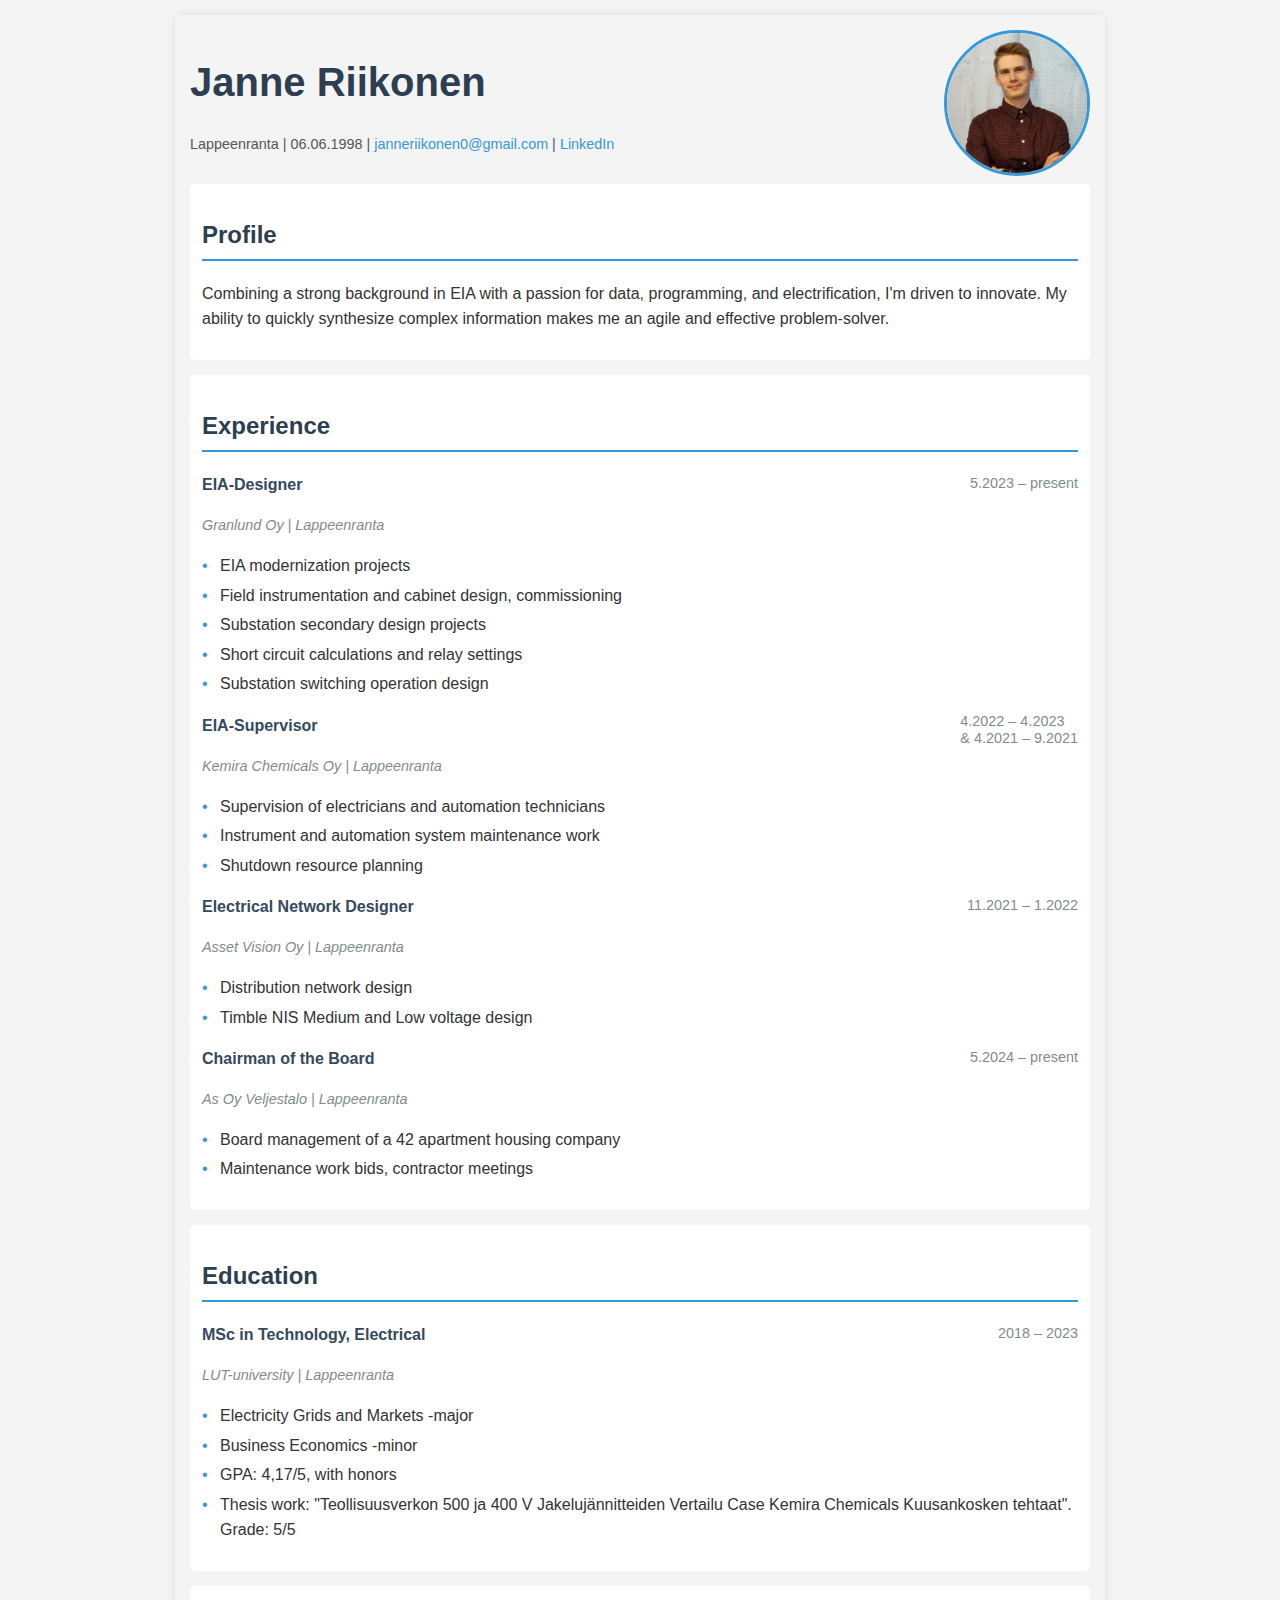
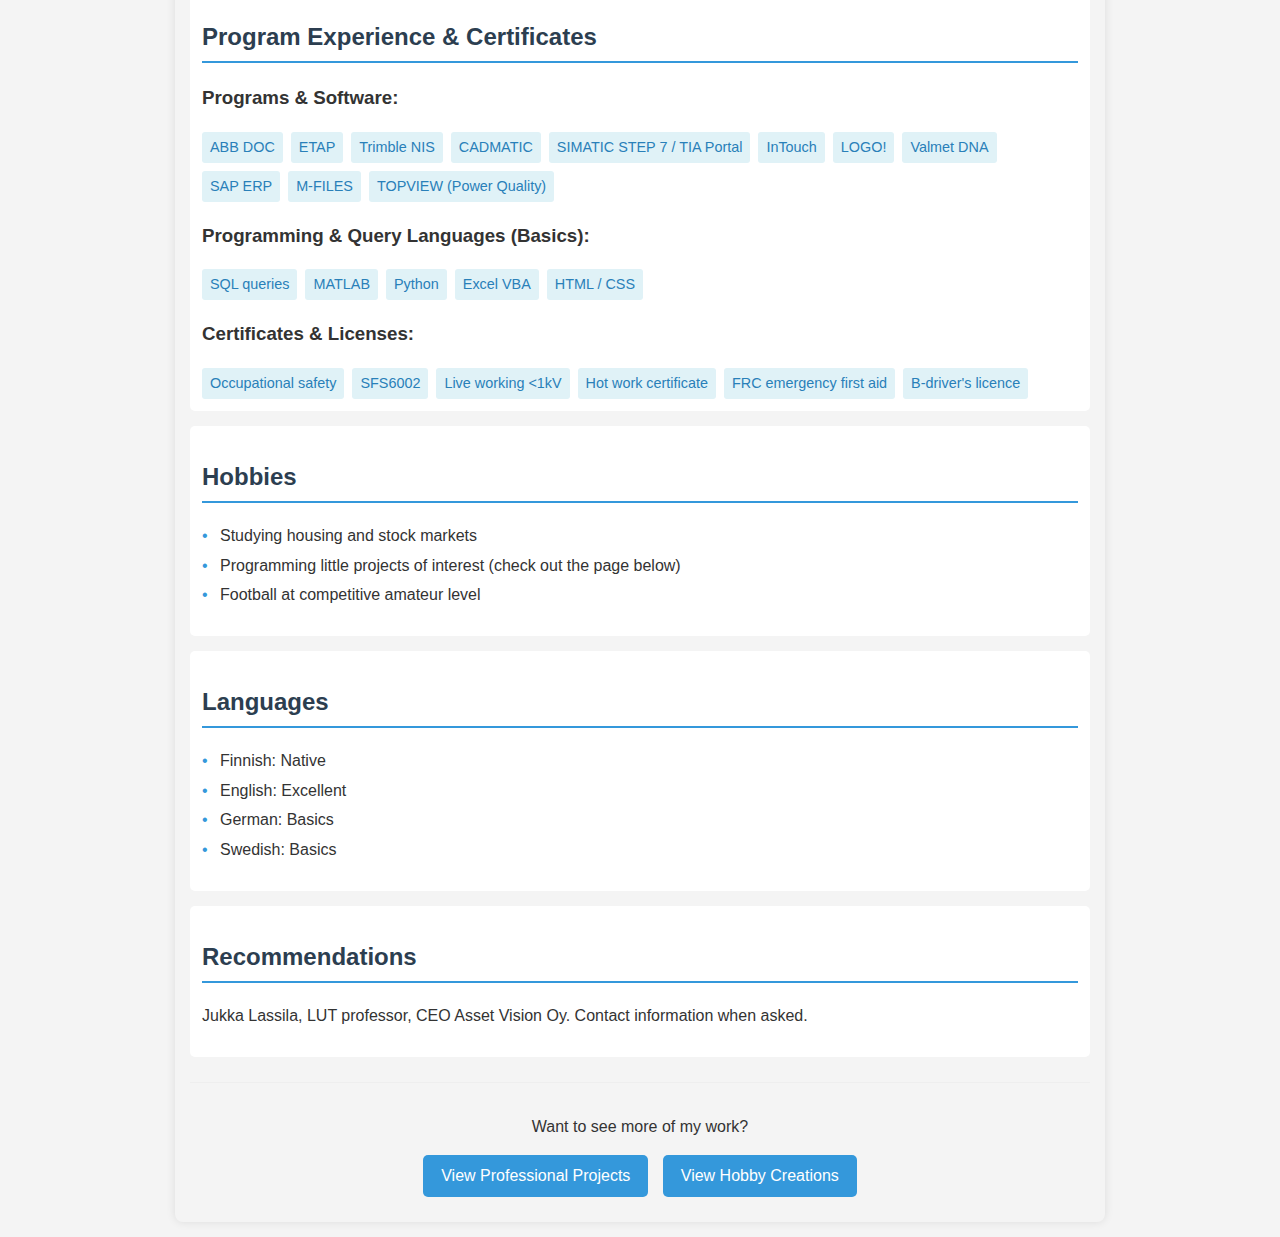
<file: index.html>
<!DOCTYPE html>
<html lang="en">
<head>
    <meta charset="UTF-8">
    <meta name="viewport" content="width=device-width, initial-scale=1.0">
    <title>Janne Riikonen - Online Resume</title>
    <style>
        /* Basic CSS for a clean, professional look */
        body {
            font-family: 'Arial', sans-serif;
            line-height: 1.6;
            color: #333;
            max-width: 900px;
            margin: 15px auto; /* Reduced top/bottom margin */
            padding: 15px; /* Reduced padding */
            background-color: #f4f4f4;
            border-radius: 8px;
            box-shadow: 0 0 10px rgba(0,0,0,0.1);
        }
        header { /* Added for flex layout */
            display: flex;
            justify-content: space-between;
            align-items: flex-start;
        }
        .header-text-content { /* Wrapper for text in header */
            flex-grow: 1; /* Allows text content to take up available space */
        }
        h1, h2 {
            color: #2c3e50;
            border-bottom: 2px solid #3498db;
            padding-bottom: 5px;
            margin-top: 20px; /* Reduced margin */
        }
        h1 {
            text-align: left; /* Changed for header layout */
            font-size: 2.5em;
            margin-bottom: 8px; /* Reduced margin */
            border-bottom: none;
        }
        .contact-info {
            text-align: left; /* Changed for header layout */
            margin-bottom: 15px; /* Reduced margin */
            font-size: 0.9em;
            color: #555;
        }
        .contact-info a {
            color: #3498db;
            text-decoration: none;
        }
        .contact-info a:hover {
            text-decoration: underline;
        }
        section {
            margin-bottom: 15px; /* Reduced margin */
            background-color: #fff;
            padding: 12px; /* Reduced padding */
            border-radius: 5px;
        }
        ul {
            list-style: none;
            padding: 0;
        }
        ul li {
            margin-bottom: 4px; /* Reduced margin */
            position: relative;
            padding-left: 18px; /* Slightly adjusted for visual balance with smaller margins */
        }
        ul li::before {
            content: '•';
            color: #3498db;
            position: absolute;
            left: 0;
        }
        .experience-item, .education-item {
            margin-bottom: 12px; /* Reduced margin */
        }
        .job-title, .degree {
            font-weight: bold;
            color: #34495e;
        }
        .company-location, .university-location {
            font-style: italic;
            color: #7f8c8d;
            font-size: 0.9em;
        }
        .dates {
            float: right;
            font-size: 0.9em;
            color: #7f8c8d;
        }
        /* NEW CSS ADDED HERE to reduce space between date lines */
        .dates p {
            margin: 0; /* Remove default top and bottom margin of paragraphs */
            line-height: 1.2; /* Adjust line height for closer spacing */
        }
        /* END NEW CSS */
        .skills-list {
            display: flex;
            flex-wrap: wrap;
            gap: 8px; /* Reduced gap */
        }
        .skill-item {
            background-color: #e0f2f7;
            padding: 4px 8px; /* Reduced padding */
            border-radius: 3px;
            font-size: 0.9em;
            color: #2980b9;
        }
        .projects-link {
            text-align: center;
            margin-top: 25px; /* Reduced margin */
            padding-top: 15px; /* Reduced padding */
            border-top: 1px solid #eee;
        }
        .projects-link a {
            display: inline-block;
            background-color: #3498db; /* Blue button */
            color: white;
            padding: 8px 18px; /* Reduced padding */
            text-decoration: none;
            border-radius: 5px;
            transition: background-color 0.3s ease;
            margin-right: 10px; /* Add some space to the right of each button */
            margin-bottom: 10px; /* Add space below if they wrap */
        }
        .projects-link a:last-child {
            margin-right: 0; /* No margin for the last button in the row */
        }
        .projects-link a:hover {
            background-color: #3498db;
        }
        /* Style for the profile image if you choose to include it */
        .profile-pic-container {
            text-align: center;
            margin-bottom: 0; /* Adjusted for header placement */
            margin-left: 15px; /* Kept the reduced space from previous adjustment */
            flex-shrink: 0; /* Prevent image container from shrinking */
        }
        .profile-pic {
            width: 140px; /* Adjusted size for header */
            height: 140px;
            border-radius: 50%; /* Makes it circular */
            object-fit: cover; /* Ensures the image covers the area, might crop */
            object-position: 50% 15%; /* Adjusts image position; 50% horizontal (center), 55% vertical (slightly down) */
            border: 3px solid #3498db;
        }
    </style>
</head>
<body>

    <header>
        <div class="header-text-content">
            <h1>Janne Riikonen</h1>
            <div class="contact-info">
                <p>Lappeenranta | 06.06.1998 | <a href="mailto:janneriikonen0@gmail.com">janneriikonen0@gmail.com</a> | <a href="https://www.linkedin.com/in/janne-riikonen-748122180/" target="_blank">LinkedIn</a></p>
            </div>
        </div>
        <div class="profile-pic-container">
            <img src="image.JPG" alt="Janne Riikonen" class="profile-pic">
        </div>
    </header>

    <section>
        <h2>Profile</h2>
        <p>Combining a strong background in EIA with a passion for data, programming, and electrification, I'm driven to innovate. My ability to quickly synthesize complex information makes me an agile and effective problem-solver.</p>
    </section>

    <section>
        <h2>Experience</h2>

        <div class="experience-item">
            <div class="dates">5.2023 – present</div>
            <p class="job-title">EIA-Designer</p>
            <p class="company-location">Granlund Oy | Lappeenranta</p>
            <ul>
                <li>EIA modernization projects </li>
                <li>Field instrumentation and cabinet design, commissioning </li>
                <li>Substation secondary design projects </li>
                <li>Short circuit calculations and relay settings </li>
                <li>Substation switching operation design </li>
            </ul>
        </div>

        <div class="experience-item">
            <div class="dates">
                <p>4.2022 – 4.2023</p>
                <p>& 4.2021 – 9.2021</p>
            </div>
            <p class="job-title">EIA-Supervisor</p>
            <p class="company-location">Kemira Chemicals Oy | Lappeenranta</p>
            <ul>
                <li>Supervision of electricians and automation technicians </li>
                <li>Instrument and automation system maintenance work </li>
                <li>Shutdown resource planning </li>
            </ul>
        </div>

        <div class="experience-item">
            <div class="dates">11.2021 – 1.2022</div>
            <p class="job-title">Electrical Network Designer</p>
            <p class="company-location">Asset Vision Oy | Lappeenranta</p>
            <ul>
                <li>Distribution network design </li>
                <li>Timble NIS Medium and Low voltage design </li>
            </ul>
        </div>

        <div class="experience-item">
            <div class="dates">5.2024 – present</div>
            <p class="job-title">Chairman of the Board</p>
            <p class="company-location">As Oy Veljestalo | Lappeenranta</p>
            <ul>
                <li>Board management of a 42 apartment housing company </li>
                <li>Maintenance work bids, contractor meetings </li>
            </ul>
        </div>
        
    </section>

    <section>
        <h2>Education</h2>
        <div class="education-item">
            <div class="dates">2018 – 2023</div>
            <p class="degree">MSc in Technology, Electrical</p>
            <p class="university-location">LUT-university | Lappeenranta</p>
            <ul>
                <li>Electricity Grids and Markets -major </li>
                <li>Business Economics -minor </li>
                <li>GPA: 4,17/5, with honors </li>
                <li>Thesis work: "Teollisuusverkon 500 ja 400 V Jakelujännitteiden Vertailu Case Kemira Chemicals Kuusankosken tehtaat". Grade: 5/5 </li>
            </ul>
        </div>
    </section>

    <section>
        <h2>Program Experience & Certificates</h2>
        <h3>Programs & Software:</h3>
        <div class="skills-list">
            <span class="skill-item">ABB DOC </span>
            <span class="skill-item">ETAP </span>
            <span class="skill-item">Trimble NIS </span>
            <span class="skill-item">CADMATIC </span>
            <span class="skill-item">SIMATIC STEP 7 / TIA Portal </span>
            <span class="skill-item">InTouch </span>
            <span class="skill-item">LOGO! </span>
            <span class="skill-item">Valmet DNA </span>
            <span class="skill-item">SAP ERP </span>
            <span class="skill-item">M-FILES </span>
            <span class="skill-item">TOPVIEW (Power Quality) </span>
        </div>
        <h3>Programming & Query Languages (Basics):</h3>
        <div class="skills-list">
            <span class="skill-item">SQL queries </span>
            <span class="skill-item">MATLAB </span>
            <span class="skill-item">Python </span>
            <span class="skill-item">Excel VBA </span>
            <span class="skill-item">HTML / CSS </span>
        </div>
        <h3>Certificates & Licenses:</h3>
        <div class="skills-list">
            <span class="skill-item">Occupational safety </span>
            <span class="skill-item">SFS6002 </span>
            <span class="skill-item">Live working <1kV </span>
            <span class="skill-item">Hot work certificate </span>
            <span class="skill-item">FRC emergency first aid </span>
            <span class="skill-item">B-driver's licence </span>
        </div>
    </section>

    <section>
        <h2>Hobbies</h2>
        <ul>
            <li>Studying housing and stock markets </li>
            <li>Programming little projects of interest (check out the page below) </li>
            <li>Football at competitive amateur level </li>
        </ul>
    </section>

    <section>
        <h2>Languages</h2>
        <ul>
            <li>Finnish: Native </li>
            <li>English: Excellent </li>
            <li>German: Basics </li>
            <li>Swedish: Basics </li>
        </ul>
    </section>

    <section>
        <h2>Recommendations</h2>
        <p>Jukka Lassila, LUT professor, CEO Asset Vision Oy. Contact information when asked. </p>
    </section>

    <div class="projects-link">
        <p>Want to see more of my work?</p>
        <a href="projects.html">View Professional Projects</a>
        <a href="hobbies.html">View Hobby Creations</a> <!-- New Button Added Here -->
    </div>

</body>
</html>
</file>
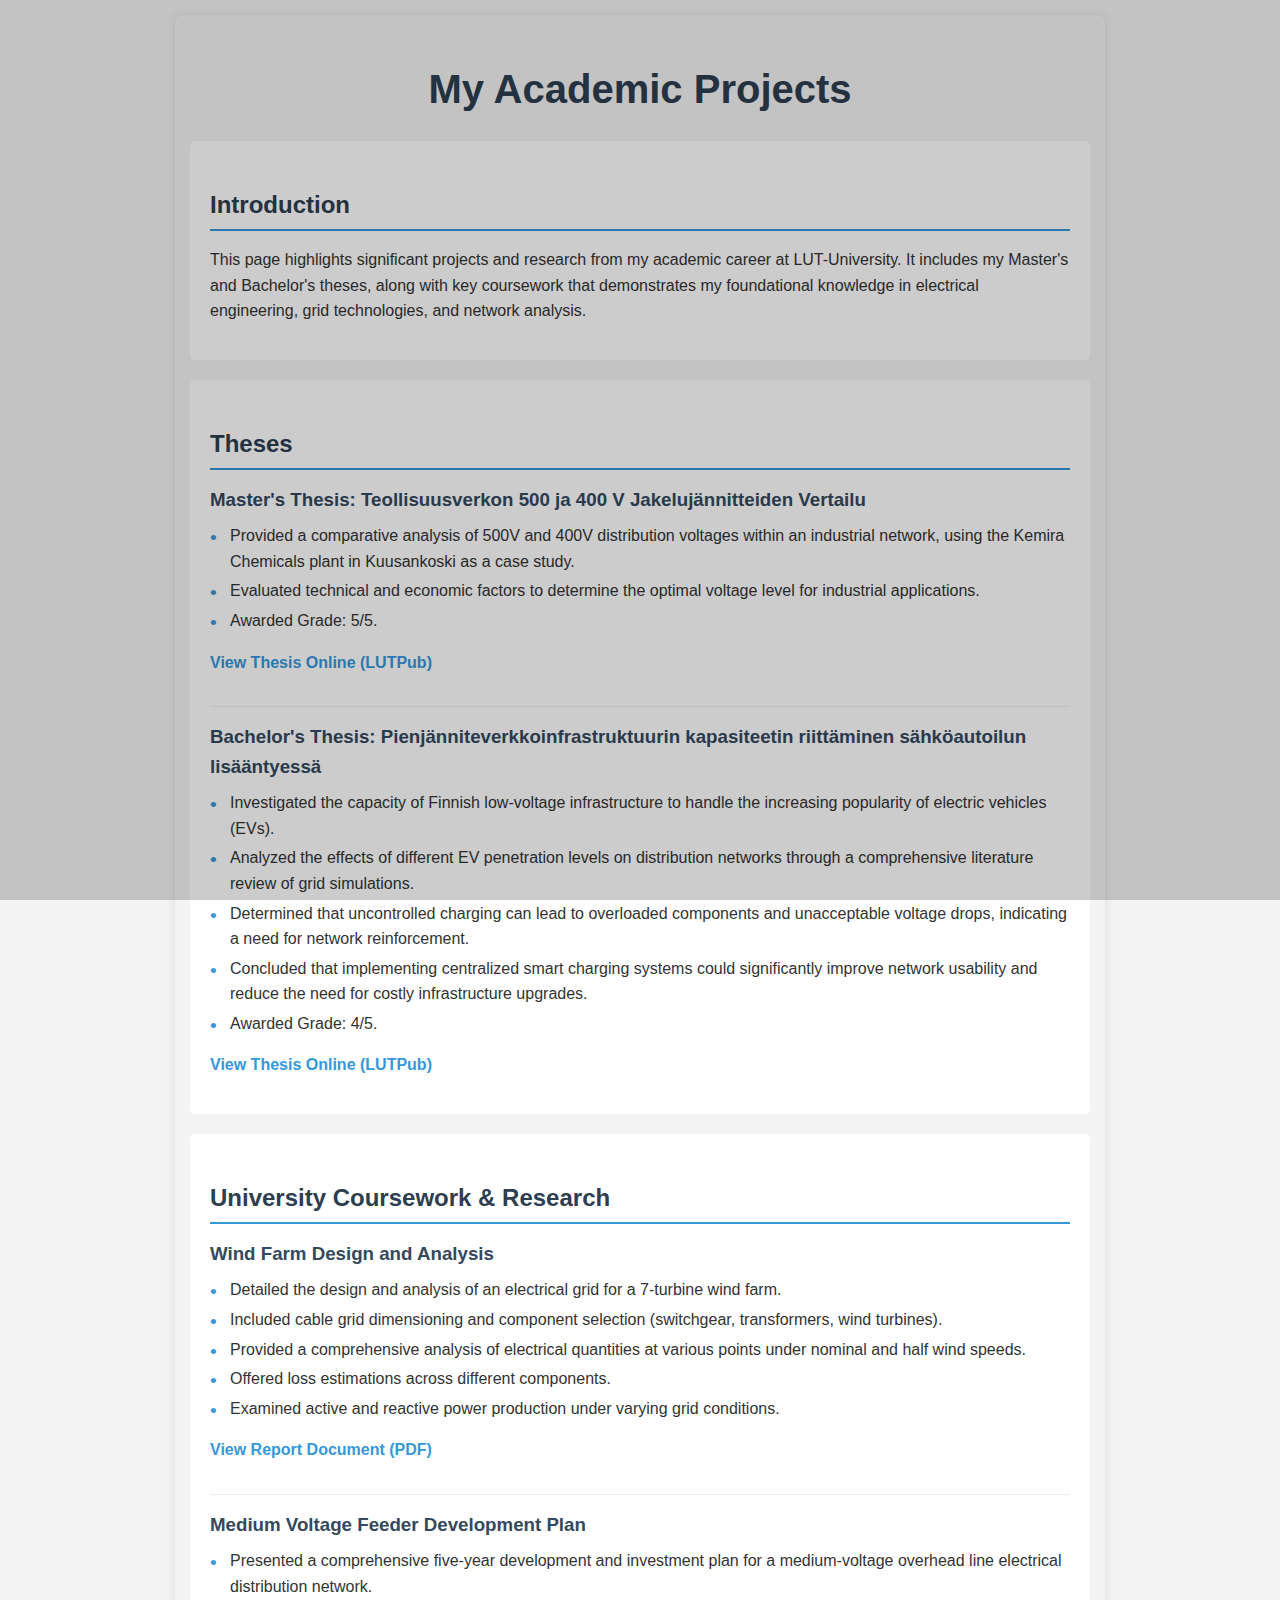
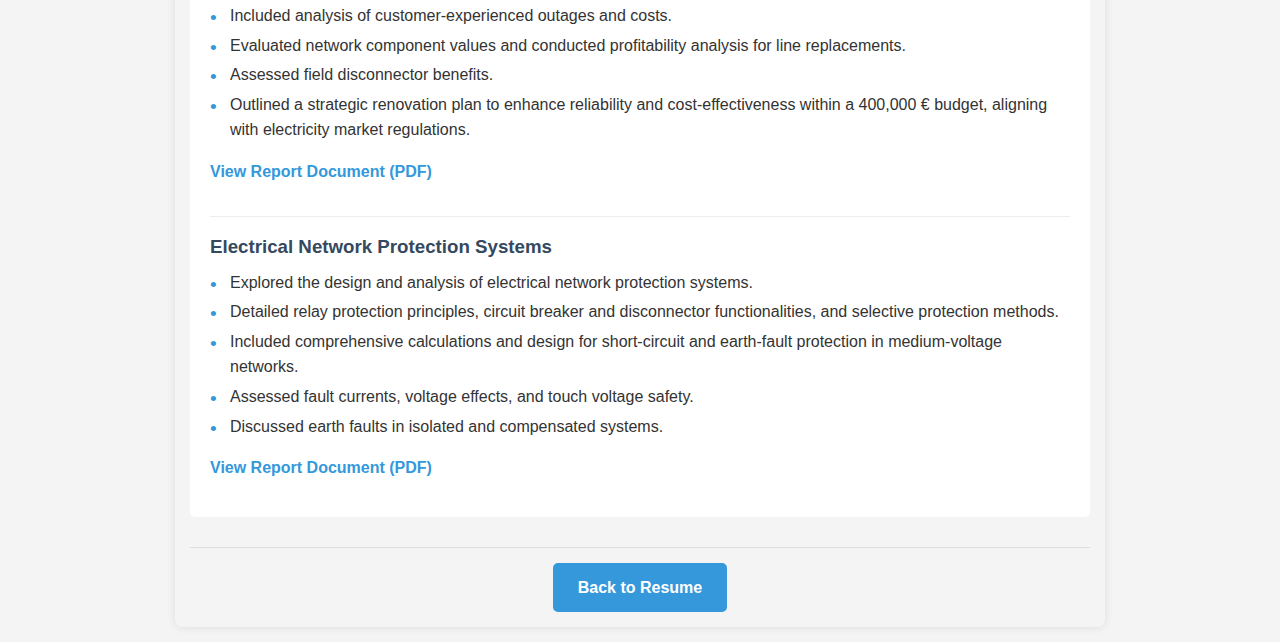
<file: academic_projects.html>
<!DOCTYPE html>
<html lang="en">
<head>
    <meta charset="UTF-8">
    <!-- Google Tag Manager -->
    <script async src="https://www.googletagmanager.com/gtag/js?id=G-937K718VK1"></script>
    <script>
      window.dataLayer = window.dataLayer || [];
      function gtag(){dataLayer.push(arguments);}
      gtag('js', new Date());
      gtag('config', 'G-937K718VK1');
    </script>
    <link rel="stylesheet" id="silktide-consent-manager-css" href="silktide-consent-manager.css">
    <script src="silktide-consent-manager.js"></script>
    <script>
silktideCookieBannerManager.updateCookieBannerConfig({
  background: {
    showBackground: true
  },
  cookieIcon: {
    position: "bottomLeft"
  },
  cookieTypes: [
    {
      id: "necessary",
      name: "Necessary",
      description: "<p>These cookies are necessary for the website to function properly and cannot be switched off. They help with things like logging in and setting your privacy preferences.</p>",
      required: true,
      onAccept: function() {
        console.log('Add logic for the required Necessary here');
      }
    },
    {
      id: "analytics",
      name: "Analytical",
      description: "<p>These cookies help us improve the site by tracking which pages are most popular and how visitors move around the site.</p>",
      defaultValue: true,
      onAccept: function() {
        gtag('consent', 'update', {
          analytics_storage: 'granted',
        });
        dataLayer.push({
          'event': 'consent_accepted_analytics',
        });
      },
      onReject: function() {
        gtag('consent', 'update', {
          analytics_storage: 'denied',
        });
      }
    },
    {
      id: "advertising",
      name: "Advertising",
      description: "<p>These cookies provide extra features and personalization to improve your experience. They may be set by us or by partners whose services we use.</p>",
      onAccept: function() {
        gtag('consent', 'update', {
          ad_storage: 'granted',
          ad_user_data: 'granted',
          ad_personalization: 'granted',
        });
        dataLayer.push({
          'event': 'consent_accepted_advertising',
        });
      },
      onReject: function() {
        gtag('consent', 'update', {
          ad_storage: 'denied',
          ad_user_data: 'denied',
          ad_personalization: 'denied',
        });
      }
    }
  ],
  text: {
    banner: {
      description: "<p>We use cookies on our site to enhance your user experience, provide personalized content, and analyze our traffic. <a href=\"https://your-website.com/cookie-policy\" target=\"_blank\">Cookie Policy.</a></p>",
      acceptAllButtonText: "Accept all",
      acceptAllButtonAccessibleLabel: "Accept all cookies",
      rejectNonEssentialButtonText: "Reject non-essential",
      rejectNonEssentialButtonAccessibleLabel: "Reject non-essential",
      preferencesButtonText: "Preferences",
      preferencesButtonAccessibleLabel: "Toggle preferences"
    },
    preferences: {
      title: "Customize your cookie preferences",
      description: "<p>We respect your right to privacy. You can choose not to allow some types of cookies. Your cookie preferences will apply across our website.</p>",
      creditLinkText: "Get this banner for free",
      creditLinkAccessibleLabel: "Get this banner for free"
    }
  },
  position: {
    banner: "bottomCenter"
  }
});
    </script>
    <meta name="viewport" content="width=device-width, initial-scale=1.0">
    <title>Janne Riikonen - Academic Projects</title>
    <style>
        /* Basic CSS for a clean, professional look - Adapted from index.html/projects.html */
        body {
            font-family: 'Arial', sans-serif;
            line-height: 1.6;
            color: #333;
            max-width: 900px;
            margin: 15px auto;
            padding: 15px;
            background-color: #f4f4f4;
            border-radius: 8px;
            box-shadow: 0 0 10px rgba(0,0,0,0.1);
        }
        header {
            text-align: center;
            margin-bottom: 20px;
        }
        h1 { /* Page Title */
            color: #2c3e50;
            font-size: 2.5em;
            margin-bottom: 8px;
        }
        h2 { /* Section Titles */
            color: #2c3e50;
            border-bottom: 2px solid #3498db;
            padding-bottom: 5px;
            margin-top: 25px;
            margin-bottom: 15px;
        }
        h3 { /* Project Titles */
            color: #34495e;
            margin-top: 0;
            margin-bottom: 4px;
        }
        section {
            margin-bottom: 20px;
            background-color: #fff;
            padding: 20px;
            border-radius: 5px;
        }
        .project-item {
            margin-bottom: 15px;
            padding-bottom: 15px;
            border-bottom: 1px solid #eee;
        }
        .project-item:last-child {
            border-bottom: none;
            margin-bottom: 0;
            padding-bottom: 0;
        }
        /* Added for bullet points within project descriptions */
        .project-description ul {
            list-style: none;
            padding-left: 0; /* Align with project title */
            margin-top: 8px;
        }
        .project-description ul li {
            margin-bottom: 4px;
            position: relative;
            padding-left: 20px; /* Space for the bullet */
        }
        .project-description ul li::before {
            content: '•';
            color: #3498db; /* Bullet color to match theme */
            position: absolute;
            left: 0;
            font-size: 1.2em; /* Adjust bullet size if needed */
        }
        .project-description {
            margin-bottom: 10px;
        }
        .document-link a {
            color: #3498db;
            text-decoration: none;
            font-weight: bold;
        }
        .document-link a:hover {
            text-decoration: underline;
        }
        .back-link { /* Copied from other project pages */
            text-align: center;
            margin-top: 30px;
            padding-top: 15px;
            border-top: 1px solid #ddd;
        }
        .back-link a {
            display: inline-block;
            background-color: #3498db;
            color: white;
            padding: 12px 25px;
            text-decoration: none;
            border-radius: 5px;
            transition: background-color 0.3s ease;
            font-weight: bold;
        }
        .back-link a:hover {
            background-color: #2980b9;
        }
    </style>
</head>
<body>

    <header>
        <h1>My Academic Projects</h1>
    </header>

    <section>
        <h2>Introduction</h2>
        <p>This page highlights significant projects and research from my academic career at LUT-University. It includes my Master's and Bachelor's theses, along with key coursework that demonstrates my foundational knowledge in electrical engineering, grid technologies, and network analysis.</p>
    </section>

    <section>
        <h2>Theses</h2>
        <div class="project-item">
            <h3>Master's Thesis: Teollisuusverkon 500 ja 400 V Jakelujännitteiden Vertailu</h3>
            <div class="project-description">
                <ul>
                    <li>Provided a comparative analysis of 500V and 400V distribution voltages within an industrial network, using the Kemira Chemicals plant in Kuusankoski as a case study.</li>
                    <li>Evaluated technical and economic factors to determine the optimal voltage level for industrial applications.</li>
                    <li>Awarded Grade: 5/5.</li>
                </ul>
            </div>
            <p class="document-link">
                <a href="https://urn.fi/URN:NBN:fi-fe2023040434888" target="_blank">View Thesis Online (LUTPub)</a>
            </p>
        </div>
        <div class="project-item">
            <h3>Bachelor's Thesis: Pienjänniteverkkoinfrastruktuurin kapasiteetin riittäminen sähköautoilun lisääntyessä</h3>
            <div class="project-description">
                <ul>
                    <li>Investigated the capacity of Finnish low-voltage infrastructure to handle the increasing popularity of electric vehicles (EVs).</li>
                    <li>Analyzed the effects of different EV penetration levels on distribution networks through a comprehensive literature review of grid simulations.</li>
                    <li>Determined that uncontrolled charging can lead to overloaded components and unacceptable voltage drops, indicating a need for network reinforcement.</li>
                    <li>Concluded that implementing centralized smart charging systems could significantly improve network usability and reduce the need for costly infrastructure upgrades.</li>
                    <li>Awarded Grade: 4/5.</li>
                  </ul>
            </div>
            <p class="document-link">
                <a href="https://urn.fi/URN:NBN:fi-fe2021042611949" target="_blank">View Thesis Online (LUTPub)</a>
            </p>
        </div>
    </section>

    <section>
        <h2>University Coursework & Research</h2>
        
        <div class="project-item">
            <h3>Wind Farm Design and Analysis</h3>
            <div class="project-description">
                <ul>
                    <li>Detailed the design and analysis of an electrical grid for a 7-turbine wind farm.</li>
                    <li>Included cable grid dimensioning and component selection (switchgear, transformers, wind turbines).</li>
                    <li>Provided a comprehensive analysis of electrical quantities at various points under nominal and half wind speeds.</li>
                    <li>Offered loss estimations across different components.</li>
                    <li>Examined active and reactive power production under varying grid conditions.</li>
                </ul>
            </div>
            <p class="document-link">
                <a href="documents/1.Assignment_on_wind_power.pdf" target="_blank">View Report Document (PDF)</a>
            </p>
        </div>

        <div class="project-item">
            <h3>Medium Voltage Feeder Development Plan</h3>
            <div class="project-description">
                <ul>
                    <li>Presented a comprehensive five-year development and investment plan for a medium-voltage overhead line electrical distribution network.</li>
                    <li>Included analysis of customer-experienced outages and costs.</li>
                    <li>Evaluated network component values and conducted profitability analysis for line replacements.</li>
                    <li>Assessed field disconnector benefits.</li>
                    <li>Outlined a strategic renovation plan to enhance reliability and cost-effectiveness within a 400,000 € budget, aligning with electricity market regulations.</li>
                </ul>
            </div>
            <p class="document-link">
                <a href="documents/2.Electrical_distribution.pdf" target="_blank">View Report Document (PDF)</a>
            </p>
        </div>

        <div class="project-item">
            <h3>Electrical Network Protection Systems</h3>
            <div class="project-description">
                <ul>
                    <li>Explored the design and analysis of electrical network protection systems.</li>
                    <li>Detailed relay protection principles, circuit breaker and disconnector functionalities, and selective protection methods.</li>
                    <li>Included comprehensive calculations and design for short-circuit and earth-fault protection in medium-voltage networks.</li>
                    <li>Assessed fault currents, voltage effects, and touch voltage safety.</li>
                    <li>Discussed earth faults in isolated and compensated systems.</li>
                </ul>
            </div>
            <p class="document-link">
                <a href="documents/4.Network_protection_report.pdf" target="_blank">View Report Document (PDF)</a>
            </p>
        </div>

        <!-- Add more project items as needed -->

    </section>

    <div class="back-link">
        <a href="index.html">Back to Resume</a>
    </div>

</body>
</html>
</file>
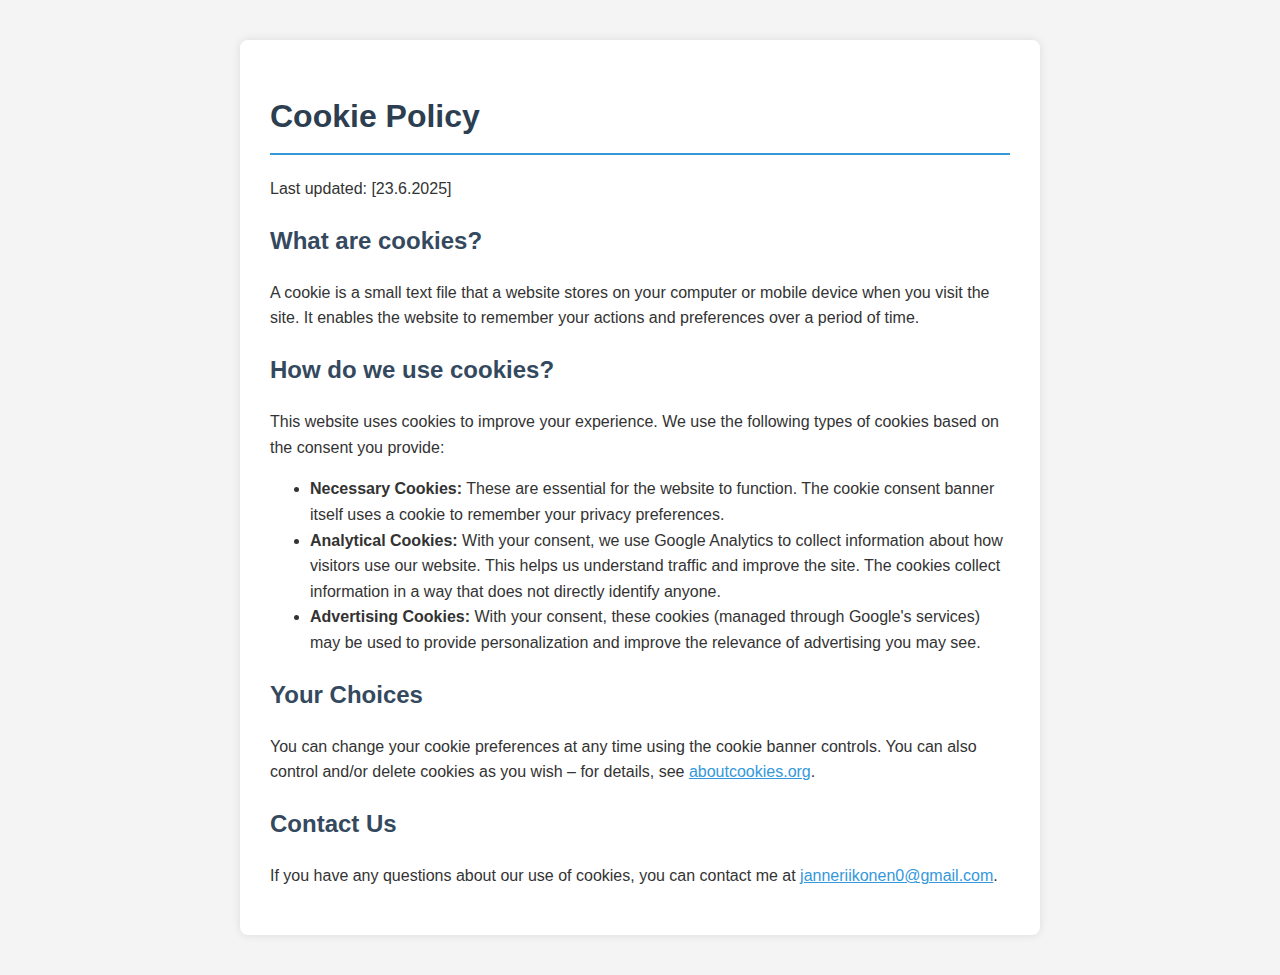
<file: cookie-policy.html>
<!DOCTYPE html>
<html lang="en">
<head>
    <meta charset="UTF-8">
    <meta name="viewport" content="width=device-width, initial-scale=1.0">
    <title>Cookie Policy - Janne Riikonen</title>
    <style>
        body {
            font-family: 'Arial', sans-serif;
            line-height: 1.6;
            color: #333;
            max-width: 800px;
            margin: 20px auto;
            padding: 20px;
            background-color: #f4f4f4;
        }
        .container {
            background-color: #fff;
            padding: 30px;
            border-radius: 8px;
            box-shadow: 0 0 10px rgba(0,0,0,0.1);
        }
        h1 {
            color: #2c3e50;
            border-bottom: 2px solid #3498db;
            padding-bottom: 10px;
        }
        h2 {
            color: #34495e;
        }
        a {
            color: #3498db;
        }
    </style>
</head>
<body>
    <div class="container">
        <h1>Cookie Policy</h1>
        <p>Last updated: [23.6.2025]</p>

        <h2>What are cookies?</h2>
        <p>A cookie is a small text file that a website stores on your computer or mobile device when you visit the site. It enables the website to remember your actions and preferences over a period of time.</p>

        <h2>How do we use cookies?</h2>
        <p>This website uses cookies to improve your experience. We use the following types of cookies based on the consent you provide:</p>
        <ul>
            <li><strong>Necessary Cookies:</strong> These are essential for the website to function. The cookie consent banner itself uses a cookie to remember your privacy preferences.</li>
            <li><strong>Analytical Cookies:</strong> With your consent, we use Google Analytics to collect information about how visitors use our website. This helps us understand traffic and improve the site. The cookies collect information in a way that does not directly identify anyone.</li>
            <li><strong>Advertising Cookies:</strong> With your consent, these cookies (managed through Google's services) may be used to provide personalization and improve the relevance of advertising you may see.</li>
        </ul>

        <h2>Your Choices</h2>
        <p>You can change your cookie preferences at any time using the cookie banner controls. You can also control and/or delete cookies as you wish – for details, see <a href="https://www.aboutcookies.org" target="_blank" rel="noopener noreferrer">aboutcookies.org</a>.</p>

        <h2>Contact Us</h2>
        <p>If you have any questions about our use of cookies, you can contact me at <a href="mailto:janneriikonen0@gmail.com">janneriikonen0@gmail.com</a>.</p>
    </div>
</body>
</html>
</file>
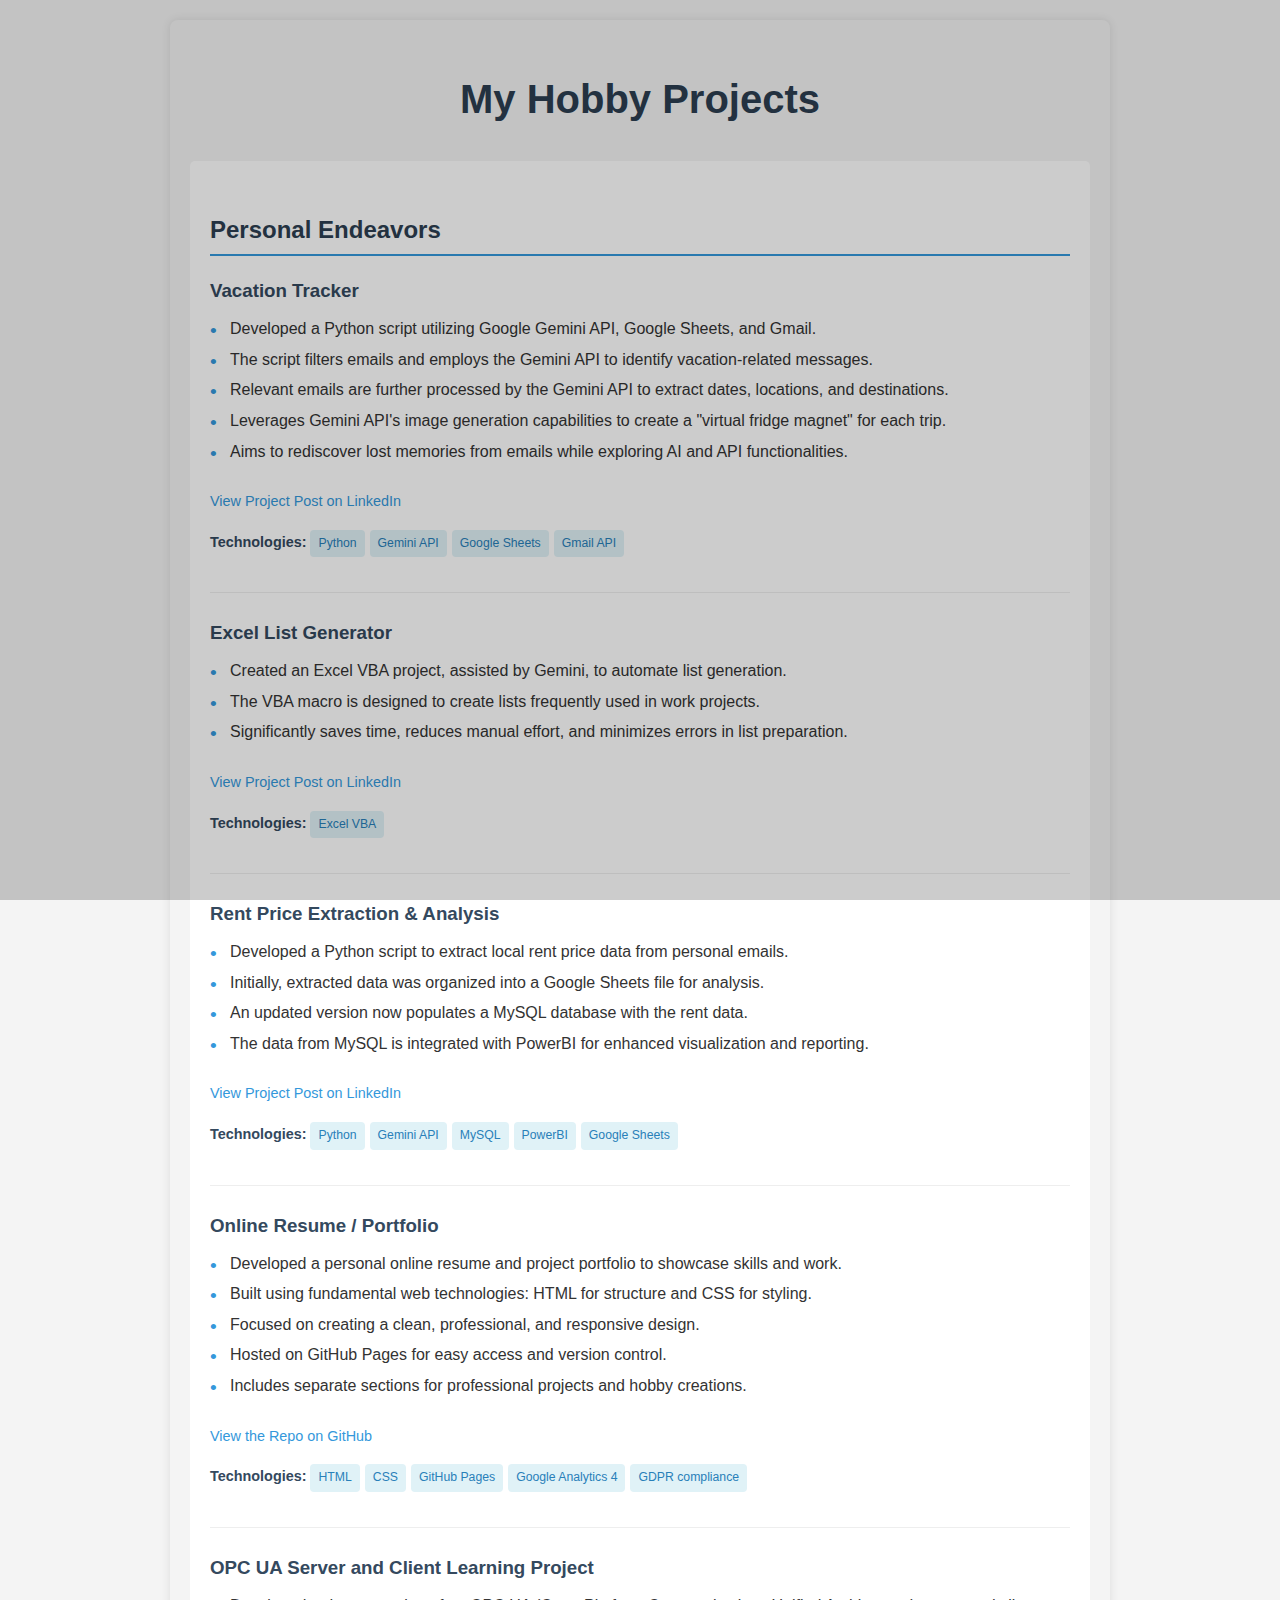
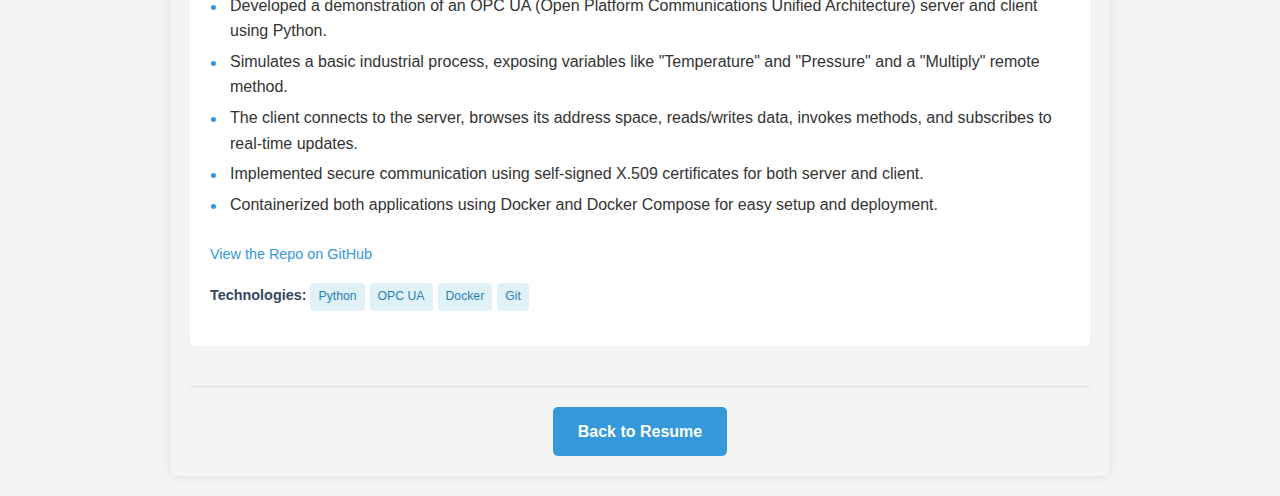
<file: hobbies.html>
<!DOCTYPE html>
<html lang="en">
<head>
    <meta charset="UTF-8">
    <!-- Google Tag Manager -->
    <script async src="https://www.googletagmanager.com/gtag/js?id=G-937K718VK1"></script>
    <script>
      window.dataLayer = window.dataLayer || [];
      function gtag(){dataLayer.push(arguments);}
      gtag('js', new Date());
      gtag('config', 'G-937K718VK1');
    </script>
    <link rel="stylesheet" id="silktide-consent-manager-css" href="silktide-consent-manager.css">
    <script src="silktide-consent-manager.js"></script>
    <script>
silktideCookieBannerManager.updateCookieBannerConfig({
  background: {
    showBackground: true
  },
  cookieIcon: {
    position: "bottomLeft"
  },
  cookieTypes: [
    {
      id: "necessary",
      name: "Necessary",
      description: "<p>These cookies are necessary for the website to function properly and cannot be switched off. They help with things like logging in and setting your privacy preferences.</p>",
      required: true,
      onAccept: function() {
        console.log('Add logic for the required Necessary here');
      }
    },
    {
      id: "analytics",
      name: "Analytical",
      description: "<p>These cookies help us improve the site by tracking which pages are most popular and how visitors move around the site.</p>",
      defaultValue: true,
      onAccept: function() {
        gtag('consent', 'update', {
          analytics_storage: 'granted',
        });
        dataLayer.push({
          'event': 'consent_accepted_analytics',
        });
      },
      onReject: function() {
        gtag('consent', 'update', {
          analytics_storage: 'denied',
        });
      }
    },
    {
      id: "advertising",
      name: "Advertising",
      description: "<p>These cookies provide extra features and personalization to improve your experience. They may be set by us or by partners whose services we use.</p>",
      onAccept: function() {
        gtag('consent', 'update', {
          ad_storage: 'granted',
          ad_user_data: 'granted',
          ad_personalization: 'granted',
        });
        dataLayer.push({
          'event': 'consent_accepted_advertising',
        });
      },
      onReject: function() {
        gtag('consent', 'update', {
          ad_storage: 'denied',
          ad_user_data: 'denied',
          ad_personalization: 'denied',
        });
      }
    }
  ],
  text: {
    banner: {
      description: "<p>We use cookies on our site to enhance your user experience, provide personalized content, and analyze our traffic. <a href=\"https://your-website.com/cookie-policy\" target=\"_blank\">Cookie Policy.</a></p>",
      acceptAllButtonText: "Accept all",
      acceptAllButtonAccessibleLabel: "Accept all cookies",
      rejectNonEssentialButtonText: "Reject non-essential",
      rejectNonEssentialButtonAccessibleLabel: "Reject non-essential",
      preferencesButtonText: "Preferences",
      preferencesButtonAccessibleLabel: "Toggle preferences"
    },
    preferences: {
      title: "Customize your cookie preferences",
      description: "<p>We respect your right to privacy. You can choose not to allow some types of cookies. Your cookie preferences will apply across our website.</p>",
      creditLinkText: "Get this banner for free",
      creditLinkAccessibleLabel: "Get this banner for free"
    }
  },
  position: {
    banner: "bottomCenter"
  }
});
    </script>
    <meta name="viewport" content="width=device-width, initial-scale=1.0">
    <title>Janne Riikonen - Hobby Projects</title>
    <style>
        /* Basic CSS for a clean, professional look - Adapted from index.html */
        body {
            font-family: 'Arial', sans-serif;
            line-height: 1.6;
            color: #333;
            max-width: 900px;
            margin: 20px auto;
            padding: 20px;
            background-color: #f4f4f4;
            border-radius: 8px;
            box-shadow: 0 0 10px rgba(0,0,0,0.1);
        }
        header {
            text-align: center;
            margin-bottom: 30px;
        }
        h1 { /* Page Title */
            color: #2c3e50;
            font-size: 2.5em;
            margin-bottom: 10px;
        }
        h2 { /* Section Titles (Asiakasyritys X / Category) */
            color: #2c3e50;
            border-bottom: 2px solid #3498db;
            padding-bottom: 5px;
            margin-top: 30px;
            margin-bottom: 20px;
        }
        h3 { /* Project Titles */
            color: #34495e;
            margin-top: 0;
            margin-bottom: 5px;
        }
        section { /* Container for projects under one H2 */
            margin-bottom: 20px;
            background-color: #fff;
            padding: 20px;
            border-radius: 5px;
        }
        ul { /* For lorem ipsum bullet points */
            list-style: none;
            padding: 0;
            margin-top: 10px;
        }
        ul li {
            margin-bottom: 5px;
            position: relative;
            padding-left: 20px;
        }
        ul li::before {
            content: '•';
            color: #3498db;
            position: absolute;
            left: 0;
            font-size: 1.2em;
        }
        .project-item {
            margin-bottom: 25px;
            padding-bottom: 20px;
            border-bottom: 1px solid #eee;
        }
        .project-item:last-child {
            border-bottom: none;
            margin-bottom: 0;
            padding-bottom: 0;
        }
        .project-date {
            font-style: italic;
            color: #7f8c8d;
            font-size: 0.9em;
            margin-bottom: 8px;
        }
        .project-link a { /* Style for the LinkedIn post link */
            font-size: 0.9em;
            color: #3498db;
            text-decoration: none;
            margin-top: 10px; /* Space above the link */
            display: inline-block; /* Allows margin-top to work and keeps it inline */
        }
        .project-link a:hover {
            text-decoration: underline;
        }
        .project-tech {
            font-size: 0.9em;
            margin-top: 15px; /* Added a bit more space above tech after moving */
            margin-bottom: 10px;
            color: #555;
        }
        .project-tech strong {
            color: #34495e;
        }
        .tech-tag {
            background-color: #e0f2f7;
            padding: 4px 8px;
            border-radius: 4px;
            font-size: 0.85em;
            color: #2980b9;
            margin-right: 5px;
            margin-bottom: 5px;
            display: inline-block;
        }
        .back-link {
            text-align: center;
            margin-top: 40px;
            padding-top: 20px;
            border-top: 1px solid #ddd;
        }
        .back-link a {
            display: inline-block;
            background-color: #3498db;
            color: white;
            padding: 12px 25px;
            text-decoration: none;
            border-radius: 5px;
            transition: background-color 0.3s ease;
            font-weight: bold;
        }
        .back-link a:hover {
            background-color: #2980b9;
        }
    </style>
</head>
<body>

    <header>
        <h1>My Hobby Projects</h1>
    </header>

    <section>
        <h2>Personal Endeavors</h2>
        <div class="project-item">
            <h3>Vacation Tracker</h3>
            <!-- <p class="project-date">Ongoing</p> Optional: if you want to add a date/status -->
            <ul>
                <li>Developed a Python script utilizing Google Gemini API, Google Sheets, and Gmail.</li>
                <li>The script filters emails and employs the Gemini API to identify vacation-related messages.</li>
                <li>Relevant emails are further processed by the Gemini API to extract dates, locations, and destinations.</li>
                <li>Leverages Gemini API's image generation capabilities to create a "virtual fridge magnet" for each trip.</li>
                <li>Aims to rediscover lost memories from emails while exploring AI and API functionalities.</li>
            </ul>
            <p class="project-link">
                <a href="https://www.linkedin.com/posts/janne-riikonen-748122180_vibecoding-activity-7318177786643279872-Wr8C?utm_source=share&utm_medium=member_desktop&rcm=ACoAACq7f6gBsinXvEVuxTjuw5cb48DMxvI97rI" target="_blank">View Project Post on LinkedIn</a>
            </p>
            <p class="project-tech"><strong>Technologies:</strong> <span class="tech-tag">Python</span><span class="tech-tag">Gemini API</span><span class="tech-tag">Google Sheets</span><span class="tech-tag">Gmail API</span></p>
        </div>
        <div class="project-item">
            <h3>Excel List Generator</h3>
            <!-- <p class="project-date">Completed</p> Optional: if you want to add a date/status -->
            <ul>
                <li>Created an Excel VBA project, assisted by Gemini, to automate list generation.</li>
                <li>The VBA macro is designed to create lists frequently used in work projects.</li>
                <li>Significantly saves time, reduces manual effort, and minimizes errors in list preparation.</li>
            </ul>
            <p class="project-link">
                <a href="https://www.linkedin.com/posts/janne-riikonen-748122180_ai-tekoaeuly-excel-activity-7291123292671766533-0xtg?utm_source=share&utm_medium=member_desktop&rcm=ACoAACq7f6gBsinXvEVuxTjuw5cb48DMxvI97rI" target="_blank">View Project Post on LinkedIn</a>
            </p>
            <p class="project-tech"><strong>Technologies:</strong> <span class="tech-tag">Excel VBA</span></p>
        </div>
        <div class="project-item">
            <h3>Rent Price Extraction & Analysis</h3>
            <!-- <p class="project-date">Ongoing</p> Optional: if you want to add a date/status -->
            <ul>
                <li>Developed a Python script to extract local rent price data from personal emails.</li>
                <li>Initially, extracted data was organized into a Google Sheets file for analysis.</li>
                <li>An updated version now populates a MySQL database with the rent data.</li>
                <li>The data from MySQL is integrated with PowerBI for enhanced visualization and reporting.</li>
            </ul>
            <p class="project-link">
                <a href="https://www.linkedin.com/posts/janne-riikonen-748122180_n%C3%B6rttivaroitus-viikonloppuaamuisin-kuluu-activity-7273992446437380096-K2CZ?utm_source=share&utm_medium=member_desktop&rcm=ACoAACq7f6gBsinXvEVuxTjuw5cb48DMxvI97rI" target="_blank">View Project Post on LinkedIn</a>
            </p>
            <p class="project-tech"><strong>Technologies:</strong> <span class="tech-tag">Python</span><span class="tech-tag">Gemini API</span><span class="tech-tag">MySQL</span><span class="tech-tag">PowerBI</span><span class="tech-tag">Google Sheets</span></p>
        </div>
        <div class="project-item">
            <h3>Online Resume / Portfolio</h3>
            <!-- <p class="project-date">Ongoing</p> Optional: if you want to add a date/status -->
            <ul>
                <li>Developed a personal online resume and project portfolio to showcase skills and work.</li>
                <li>Built using fundamental web technologies: HTML for structure and CSS for styling.</li>
                <li>Focused on creating a clean, professional, and responsive design.</li>
                <li>Hosted on GitHub Pages for easy access and version control.</li>
                <li>Includes separate sections for professional projects and hobby creations.</li>
            </ul>
            <p class="project-link"><a href="https://github.com/RnJ1998/OnlineResume" target="_blank">View the Repo on GitHub</a></p>
            <p class="project-tech"><strong>Technologies:</strong> <span class="tech-tag">HTML</span><span class="tech-tag">CSS</span><span class="tech-tag">GitHub Pages</span><span class="tech-tag">Google Analytics 4</span><span class="tech-tag">GDPR compliance</span></p>
        </div>
        <div class="project-item">
            <h3>OPC UA Server and Client Learning Project</h3>
            <ul>
                <li>Developed a demonstration of an OPC UA (Open Platform Communications Unified Architecture) server and client using Python.</li>
                <li>Simulates a basic industrial process, exposing variables like "Temperature" and "Pressure" and a "Multiply" remote method.</li>
                <li>The client connects to the server, browses its address space, reads/writes data, invokes methods, and subscribes to real-time updates.</li>
                <li>Implemented secure communication using self-signed X.509 certificates for both server and client.</li>
                <li>Containerized both applications using Docker and Docker Compose for easy setup and deployment.</li>
            </ul>
            <p class="project-link">
                <a href="https://github.com/RnJ1998/OPC_UA_Project" target="_blank">View the Repo on GitHub</a>
            </p>
            <p class="project-tech">
                <strong>Technologies:</strong> <span class="tech-tag">Python</span><span class="tech-tag">OPC UA</span><span class="tech-tag">Docker</span><span class="tech-tag">Git</span>
            </p>
        </div>
    </section>

    <div class="back-link">
        <a href="index.html">Back to Resume</a>
    </div>
</body>
</html>
</file>
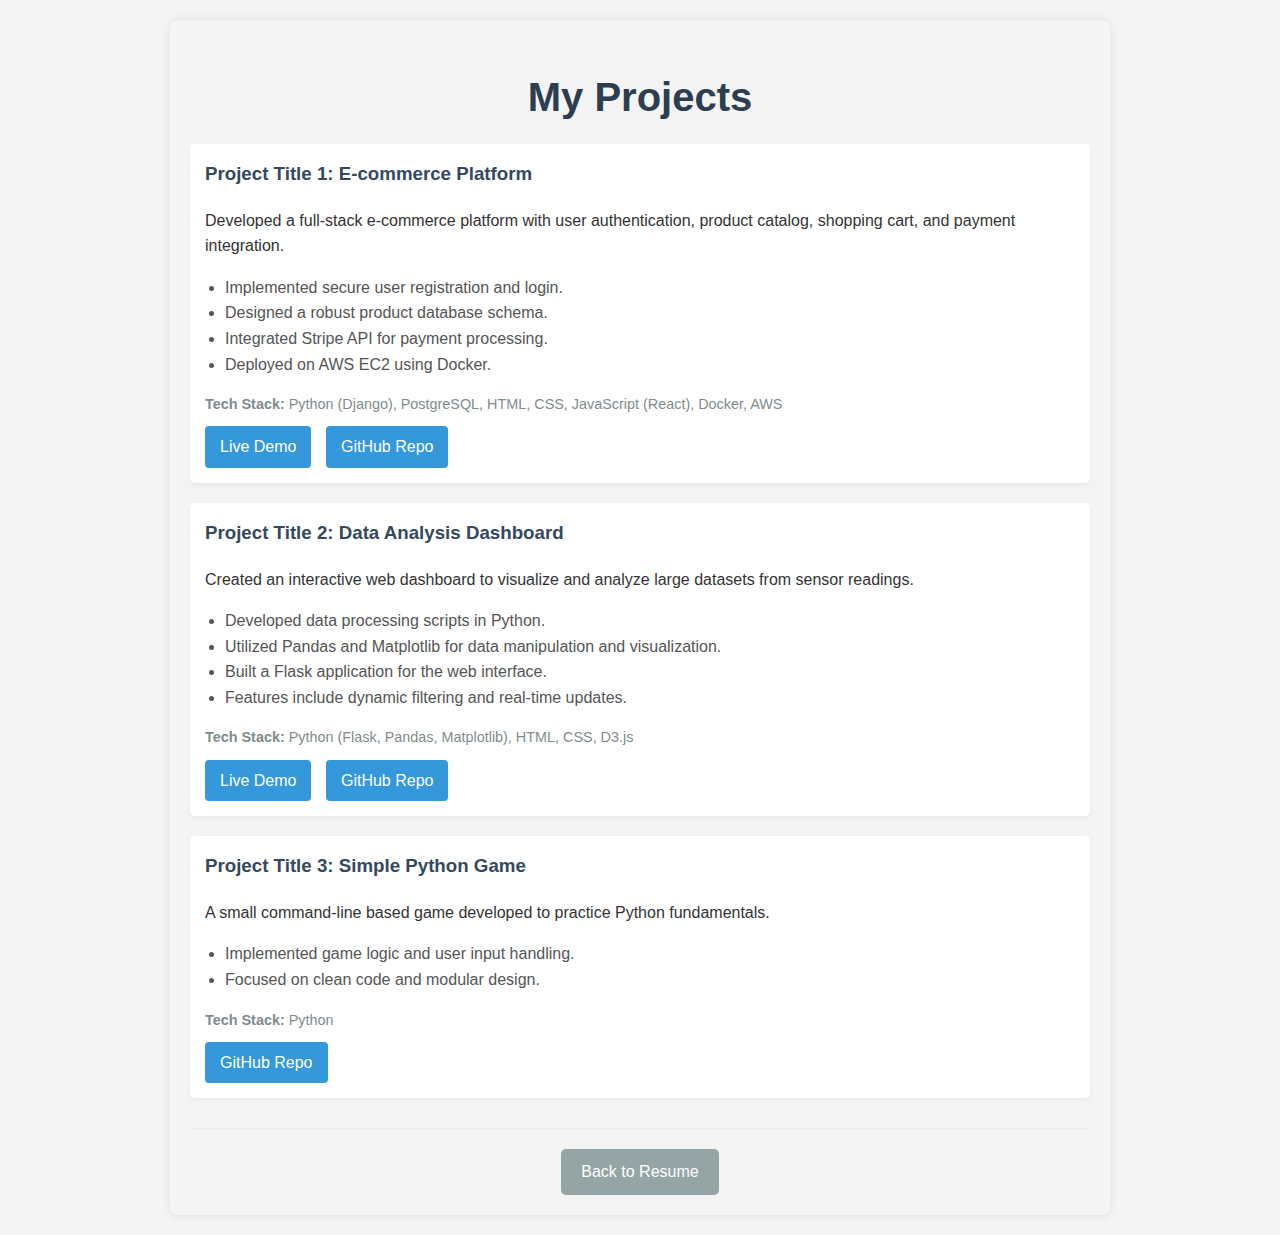
<file: projects.html>
<!DOCTYPE html>
<html lang="en">
<head>
    <meta charset="UTF-8">
    <meta name="viewport" content="width=device-width, initial-scale=1.0">
    <title>Your Name - Projects</title>
    <style>
        /* Basic CSS for the projects page, similar to resume */
        body {
            font-family: 'Arial', sans-serif;
            line-height: 1.6;
            color: #333;
            max-width: 900px;
            margin: 20px auto;
            padding: 20px;
            background-color: #f4f4f4;
            border-radius: 8px;
            box-shadow: 0 0 10px rgba(0,0,0,0.1);
        }
        h1, h2 {
            color: #2c3e50;
            border-bottom: 2px solid #3498db;
            padding-bottom: 5px;
            margin-top: 25px;
        }
        h1 {
            text-align: center;
            font-size: 2.5em;
            margin-bottom: 10px;
            border-bottom: none;
        }
        .project-item {
            background-color: #fff;
            padding: 15px;
            border-radius: 5px;
            margin-bottom: 20px;
            box-shadow: 0 2px 5px rgba(0,0,0,0.05);
        }
        .project-item h3 {
            color: #34495e;
            margin-top: 0;
        }
        .project-item p {
            margin-bottom: 10px;
        }
        .project-item ul {
            list-style: disc;
            margin-left: 20px;
            padding: 0;
            color: #555;
        }
        .project-item .tech-stack {
            font-size: 0.9em;
            color: #7f8c8d;
            margin-top: 10px;
        }
        .project-links a {
            display: inline-block;
            background-color: #3498db; /* Blue button */
            color: white;
            padding: 8px 15px;
            text-decoration: none;
            border-radius: 4px;
            margin-right: 10px;
            transition: background-color 0.3s ease;
        }
        .project-links a:hover {
            background-color: #2980b9;
        }
        .back-link {
            text-align: center;
            margin-top: 30px;
            padding-top: 20px;
            border-top: 1px solid #eee;
        }
        .back-link a {
            display: inline-block;
            background-color: #95a5a6; /* Grey button */
            color: white;
            padding: 10px 20px;
            text-decoration: none;
            border-radius: 5px;
            transition: background-color 0.3s ease;
        }
        .back-link a:hover {
            background-color: #7f8c8d;
        }
    </style>
</head>
<body>

    <header>
        <h1>My Projects</h1>
    </header>

    <section>
        <div class="project-item">
            <h3>Project Title 1: E-commerce Platform</h3>
            <p>Developed a full-stack e-commerce platform with user authentication, product catalog, shopping cart, and payment integration.</p>
            <ul>
                <li>Implemented secure user registration and login.</li>
                <li>Designed a robust product database schema.</li>
                <li>Integrated Stripe API for payment processing.</li>
                <li>Deployed on AWS EC2 using Docker.</li>
            </ul>
            <p class="tech-stack"><strong>Tech Stack:</strong> Python (Django), PostgreSQL, HTML, CSS, JavaScript (React), Docker, AWS</p>
            <div class="project-links">
                <a href="#" target="_blank">Live Demo</a>
                <a href="#" target="_blank">GitHub Repo</a>
            </div>
        </div>

        <div class="project-item">
            <h3>Project Title 2: Data Analysis Dashboard</h3>
            <p>Created an interactive web dashboard to visualize and analyze large datasets from sensor readings.</p>
            <ul>
                <li>Developed data processing scripts in Python.</li>
                <li>Utilized Pandas and Matplotlib for data manipulation and visualization.</li>
                <li>Built a Flask application for the web interface.</li>
                <li>Features include dynamic filtering and real-time updates.</li>
            </ul>
            <p class="tech-stack"><strong>Tech Stack:</strong> Python (Flask, Pandas, Matplotlib), HTML, CSS, D3.js</p>
            <div class="project-links">
                <a href="#" target="_blank">Live Demo</a>
                <a href="#" target="_blank">GitHub Repo</a>
            </div>
        </div>

        <div class="project-item">
            <h3>Project Title 3: Simple Python Game</h3>
            <p>A small command-line based game developed to practice Python fundamentals.</p>
            <ul>
                <li>Implemented game logic and user input handling.</li>
                <li>Focused on clean code and modular design.</li>
            </ul>
            <p class="tech-stack"><strong>Tech Stack:</strong> Python</p>
            <div class="project-links">
                <a href="#" target="_blank">GitHub Repo</a>
            </div>
        </div>

    </section>

    <div class="back-link">
        <a href="index.html">Back to Resume</a>
    </div>

</body>
</html>
</file>
<file: silktide-consent-manager.css>
/* 
  Silktide Consent Manager - https://silktide.com/consent-manager/  

  Styles are at risked of being overridden by styles coming from the site the consent manager is used on.
  To help prevent this, global wrapper elements are prefixed with "#silktide-"
*/

/* --------------------------------
  Global Styles - These elements exist in the main DOM and styling is limited to positioning and animation
-------------------------------- */
/* Wrapper (Global) */
#silktide-wrapper {
              --focus: 0 0 0 2px #ffffff, 0 0 0 4px #000000, 0 0 0 6px #ffffff;
              --boxShadow: -5px 5px 10px 0px #00000012, 0px 0px 50px 0px #0000001a;
              --fontFamily: Helvetica Neue, Segoe UI, Arial, sans-serif;
              --primaryColor: #3B62E2;
              --backgroundColor: #FFFFFF;
              --textColor: #253B48;
              --backdropBackgroundColor: #00000033;
              --backdropBackgroundBlur: 0px;
              --cookieIconColor: #FFFFFF;
              --cookieIconBackgroundColor: #253B48;
              position: fixed;
  bottom: 0;
  right: 0;
  width: 100%;
  height: 100%;
  z-index: 99999;
  pointer-events: none;
  border: 0px;
  display: flex;
  justify-content: center;
  align-items: center
            }

/* Backdrop (Global) */
#silktide-backdrop-global {
  position: fixed;
  top: 0;
  left: 0;
  width: 100%;
  height: 100%;
  pointer-events: auto;
  border: 0px;
  display: none;
}

/* --------------------------------
  Links
-------------------------------- */
#silktide-wrapper a {
  all: unset;
  display: inline-block;
  color: var(--primaryColor);
  text-decoration: underline;
}

#silktide-wrapper a:hover {
  cursor: pointer;
  color: var(--textColor);
}

/* --------------------------------
  Focus Styles
-------------------------------- */
#silktide-wrapper a:focus,
#silktide-wrapper #silktide-banner button:focus,
#silktide-wrapper #silktide-modal button:focus,
#silktide-wrapper #silktide-cookie-icon:focus {
  outline: none;
  box-shadow: var(--focus);
  border-radius: 5px;
}

#silktide-wrapper #silktide-cookie-icon:focus {
  border-radius: 50%;
}

/* --------------------------------
  General Styles
-------------------------------- */

#silktide-wrapper .st-button {
  color: var(--backgroundColor);
  background-color: var(--primaryColor);
  border: 2px solid var(--primaryColor);
  padding: 10px 20px;
  text-decoration: none;
  text-align: center;
  display: inline-block;
  font-size: 16px;
  line-height: 24px;
  cursor: pointer;
  border-radius: 5px;
}

#silktide-wrapper .st-button--primary {
}

#silktide-wrapper .st-button--primary:hover {
  background-color: var(--backgroundColor);
  color: var(--primaryColor);
}

#silktide-wrapper .st-button--secondary {
  background-color: var(--backgroundColor);
  color: var(--primaryColor);
}

#silktide-wrapper .st-button--secondary:hover {
  background-color: var(--primaryColor);
  color: var(--backgroundColor);
}

/* --------------------------------
  Banner
-------------------------------- */
#silktide-banner {
  font-family: var(--fontFamily);
  color: var(--textColor);
  background-color: var(--backgroundColor);
  box-sizing: border-box;
  padding: 32px;
  border-radius: 5px;
  pointer-events: auto;
  border: 0px;
  position: fixed;
  bottom: 16px;
  right: 16px;
  width: 600px;
  max-width: calc(100% - 32px);
  transform: translate(0, -20px);
  opacity: 0;
  animation: silktide-slideInDown 350ms ease-out forwards;
  animation-delay: 0.3s;
  box-shadow: -5px 5px 10px 0px #00000012, 0px 0px 50px 0px #0000001a;
}

#silktide-banner:focus {
  border-radius: 50%;
}

#silktide-banner.center {
  top: 50%;
  left: 50%;
  bottom: auto;
  right: auto;
  position: fixed;
  transform: translate(-50%, calc(-50% - 20px));
  animation: silktide-slideInDown-center 350ms ease-out forwards;
}

#silktide-banner.bottomLeft {
  bottom: 16px;
  left: 16px;
  position: fixed;
}

#silktide-banner.bottomCenter {
  bottom: 16px;
  left: 50%;
  position: fixed;
  transform: translate(-50%, -20px);
  animation: silktide-slideInDown-bottomCenter 350ms ease-out forwards;
}

#silktide-banner .preferences {
  display: flex;
  gap: 5px;
  border: none;
  padding: 0px;
  background-color: transparent;
  color: var(--primaryColor);
  cursor: pointer;
  font-size: 16px;
}

#silktide-banner .preferences span {
  display: block;
  white-space: nowrap;
  text-decoration: underline;
}

#silktide-banner .preferences span:hover {
  color: var(--textColor);
}

#silktide-banner .preferences:after {
  display: block;
  content: '>';
  text-decoration: none;
}

#silktide-banner p {
  font-size: 16px;
  line-height: 24px;
  margin: 0px 0px 15px;
}

#silktide-banner a {
  display: inline-block;
  color: var(--primaryColor);
  text-decoration: underline;
  background-color: var(--backgroundColor);
}

#silktide-banner a:hover {
  color: var(--textColor);
}

#silktide-banner a.silktide-logo {
  display: block;
  fill: var(--primaryColor); /* passed down to svg > path */
  margin-left: auto;
  width: 24px;
  height: 24px;
}


#silktide-banner .actions {
  display: flex;
  gap: 16px;
  flex-direction: column;
  margin-top: 24px;
}

@media (min-width: 600px) {
  #silktide-banner .actions {
    flex-direction: row;
    align-items: center;
  }
}

#silktide-banner .actions-row {
  display: flex;
  gap: 16px;
  flex-direction: row;
  align-items: center;
  justify-content: space-between;
  flex-grow: 1;
}

/* --------------------------------
  Modal
-------------------------------- */
#silktide-modal {
  display: none;
  pointer-events: auto;
  width: 800px;
  max-width: 100%;
  max-height: 100%;
  border: 0px;
  transform: translate(0px, -20px);
  opacity: 0;
  animation: silktide-slideInUp-center 350ms ease-out forwards;
  box-shadow: -5px 5px 10px 0px #00000012, 0px 0px 50px 0px #0000001a;
  font-family: var(--fontFamily);
  color: var(--textColor);
  flex-direction: column;
  padding: 30px;
  background-color: var(--backgroundColor);
  border-radius: 5px;
  box-sizing: border-box;
}

/* --------------------------------
  Modal - Header
-------------------------------- */
#silktide-modal header {
  display: flex;
  justify-content: space-between;
  align-items: center;
  margin-bottom: 20px;
  gap: 16px;
}

#silktide-modal h1 {
  font-family: var(--fontFamily);
  color: var(--textColor);
  font-size: 24px;
  font-weight: 500;
  margin: 0px;
}

#silktide-modal .modal-close {
  display: inline-flex;
  border: none;
  padding: 10px;
  border: 0px;
  cursor: pointer;
  background: var(--backgroundColor);
  color: var(--primaryColor);
}

#silktide-modal .modal-close svg {
  fill: var(--primaryColor);
}

/* --------------------------------
  Modal - Content
-------------------------------- */

#silktide-modal section {
  flex: 1;
  overflow-y: auto;
  margin-top: 32px;
  padding-right: 7px; /* Prevents scrollbar from appearing over the switches */
}

#silktide-modal section::-webkit-scrollbar {
  display: block; /* Force scrollbars to show */
  width: 5px; /* Width of the scrollbar */
}

#silktide-modal section::-webkit-scrollbar-thumb {
  background-color: var(--textColor); /* Color of the scrollbar thumb */
  border-radius: 10px; /* Rounded corners for the thumb */
}

#silktide-modal p {
  font-size: 16px;
  line-height: 24px;
  color: var(--textColor);
  margin: 0px 0px 15px;
}

#silktide-modal p:last-of-type {
  margin: 0px;
}

#silktide-modal fieldset {
  padding: 0px;
  border: none;
  margin: 0px 0px 32px;
}

#silktide-modal fieldset:last-of-type {
  margin: 0px;
}

#silktide-modal legend {
  padding: 0px;
  margin: 0px 0px 10px;
  font-weight: 700;
  color: var(--textColor);
  font-size: 16px;
}

#silktide-modal .cookie-type-content {
  display: flex;
  justify-content: space-between;
  align-items: flex-start;
  gap: 24px;  
}

/* --------------------------------
  Modal - Switches
-------------------------------- */
#silktide-modal .switch {
  flex-shrink: 0;
  position: relative;
  display: inline-block;
  height: 34px;
  width: 74px;
  cursor: pointer;
}

#silktide-modal .switch:focus-within {
  outline: none;
  box-shadow: var(--focus);
  border-radius: 25px;
}

#silktide-modal .switch input {
  opacity: 0;
  position: absolute;
}

/* Unchecked Switch Styles */
#silktide-modal .switch__pill {
  position: relative;
  display: block;
  height: 34px;
  width: 74px;
  background: var(--textColor);
  border-radius: 25px;
}

#silktide-modal .switch__dot {
  position: absolute;
  top: 2px;
  left: 2px;
  display: block;
  height: 30px;
  width: 30px;
  background: var(--backgroundColor);
  border-radius: 50%;
  transition: left 150ms ease-out;
}

#silktide-modal .switch__off,
#silktide-modal .switch__on {
  text-transform: uppercase;
  font-size: 15px;
  font-weight: 500;
  color: var(--backgroundColor);
  position: absolute;
  top: 7px;
  right: 8px;
  transition: right 150ms ease-out, opacity 150ms ease-out;
}

#silktide-modal .switch__off {
  opacity: 1;
}

#silktide-modal .switch__on {
  opacity: 0;
}

/* Checked Switch Styles */
#silktide-modal .switch input:checked + .switch__pill {
  background: var(--primaryColor);
}

#silktide-modal .switch input:checked ~ .switch__dot {
  left: calc(100% - 32px);
}

#silktide-modal .switch input:checked ~ .switch__off {
  right: calc(100% - 32px);
  opacity: 0;
}

#silktide-modal .switch input:checked ~ .switch__on {
  right: calc(100% - 34px);
  opacity: 1;
}

/* Disabled Switch Styles */
#silktide-modal .switch input:disabled + .switch__pill {
  opacity: 0.65;
  cursor: not-allowed;
}

/* --------------------------------
  Modal - Footer
-------------------------------- */
#silktide-modal footer {
  display: flex;
  flex-direction: column;
  gap: 16px;
  margin-top: 24px;
}

@media (min-width: 600px) {
  #silktide-modal footer {
    flex-direction: row;
    align-items: center;
  }
}

#silktide-modal footer a {
  margin-left: auto;
}

/* Cookie Icon */
#silktide-cookie-icon {
  display: none;
  position: fixed;
  bottom: 10px;
  left: 10px;
  justify-content: center;
  align-items: center;
  width: 60px;
  height: 60px;
  border-radius: 50%;
  padding: 0px;
  border: none;
  background-color: var(--cookieIconColor);
  cursor: pointer;
  box-shadow: 0px 0px 6px 0px #0000001a;
  pointer-events: auto;
  animation: silktide-fadeIn 0.3s ease-in-out forwards;
}

#silktide-cookie-icon.bottomRight {
  left: auto;
  right: 10px;
}

#silktide-cookie-icon svg {
  fill: var(--cookieIconBackgroundColor);
}

/* --------------------------------
  Backdrop
-------------------------------- */
#silktide-backdrop {
  display: none;
  position: absolute;
  top: 0;
  left: 0;
  width: 100%;
  height: 100%;
  background-color: var(--backdropBackgroundColor);
  backdrop-filter: blur(var(--backdropBackgroundBlur));
  pointer-events: all;
}

/* --------------------------------
  Animations
-------------------------------- */
@keyframes silktide-fadeIn {
  from {
    opacity: 0;
  }
  to {
    opacity: 1;
  }
}

@keyframes silktide-slideInDown {
  from {
    opacity: 0;
    transform: translateY(-20px);
  }
  to {
    opacity: 1;
    transform: translateY(0);
  }
}

@keyframes silktide-slideInDown-center {
  from {
    opacity: 0;
    transform: translate(-50%, calc(-50% - 20px));
  }
  to {
    opacity: 1;
    transform: translate(-50%, -50%);
  }
}

@keyframes silktide-slideInDown-bottomCenter {
  from {
    opacity: 0;
    transform: translate(-50%, -20px);
  }
  to {
    opacity: 1;
    transform: translate(-50%, 0);
  }
}

@keyframes silktide-slideInUp-center {
  from {
    opacity: 0;
    transform: translate(0px, 20px);
  }
  to {
    opacity: 1;
    transform: translate(0px, 0px);
  }
}
</file>
